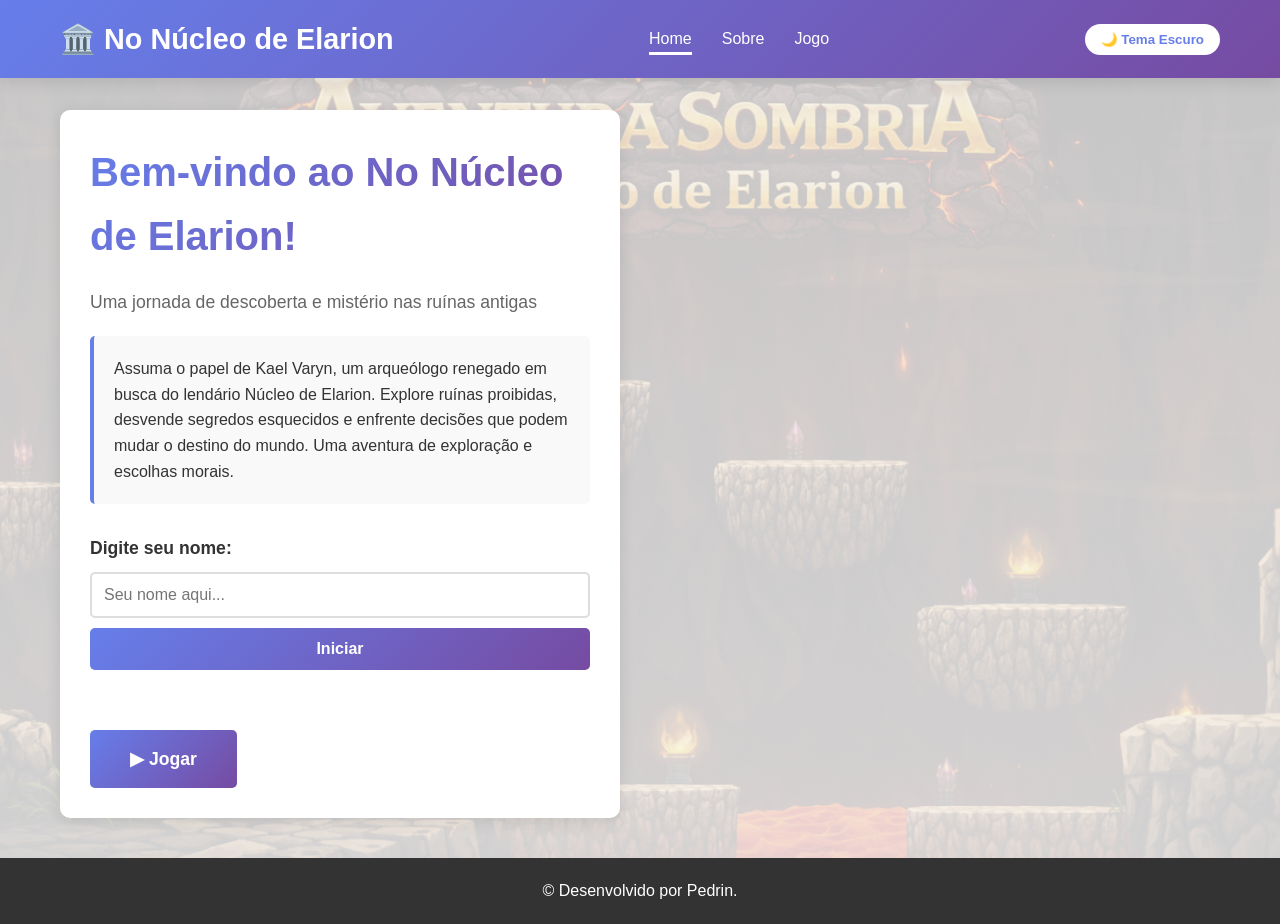
<file: index.html>
<!DOCTYPE html>
<html lang="pt-BR">

<head>
    <meta charset="UTF-8">
    <meta name="viewport" content="width=device-width, initial-scale=1.0">
    <title>No Núcleo de Elarion - Home</title>
    <link rel="stylesheet" href="style.css">
</head>

<body>
    <nav class="barra-nav">
        <div class="conteiner-nav">
            <h1 class="logo">🏛️ No Núcleo de Elarion</h1>
            <ul class="menu-nav">
                <li><a href="index.html" class="link-nav ativo">Home</a></li>
                <li><a href="sobre.html" class="link-nav">Sobre</a></li>
                <li><a href="jogo.html" class="link-nav">Jogo</a></li>
            </ul>
            <button id="theme-btn" class="botao-tema">🌙 Tema Escuro</button>
        </div>
    </nav>

    <main class="conteiner">
        <section class="secao-inicial">
            <div class="heroi">
                <h2>Bem-vindo ao No Núcleo de Elarion!</h2>
                <p class="subtitulo">Uma jornada de descoberta e mistério nas ruínas antigas</p>

                <div class="descricao-jogo">
                    <p>
                        Assuma o papel de Kael Varyn, um arqueólogo renegado em busca do lendário Núcleo de Elarion.
                        Explore ruínas proibidas, desvende segredos esquecidos e enfrente decisões que podem mudar o
                        destino do mundo.
                        Uma aventura de exploração e escolhas morais.
                    </p>
                </div>

                <!-- Input para Nome -->
                <div class="secao-entrada">
                    <label for="nome">Digite seu nome:</label>
                    <input type="text" id="nome" placeholder="Seu nome aqui...">
                    <button onclick="exibirSaudacao()">Iniciar</button>
                </div>

                <!-- Mensagem Personalizada -->
                <div id="mensagem-saudacao" class="mensagem-saudacao"></div>

                <!-- Botão para Acessar o Jogo -->
                <a href="jogo.html" class="btn-jogo">▶ Jogar</a>
            </div>


        </section>
    </main>

    <footer class="rodape">
        <p>&copy; Desenvolvido por Pedrin.</p>
    </footer>

    <script src="script.js"></script>
</body>

</html>
</file>
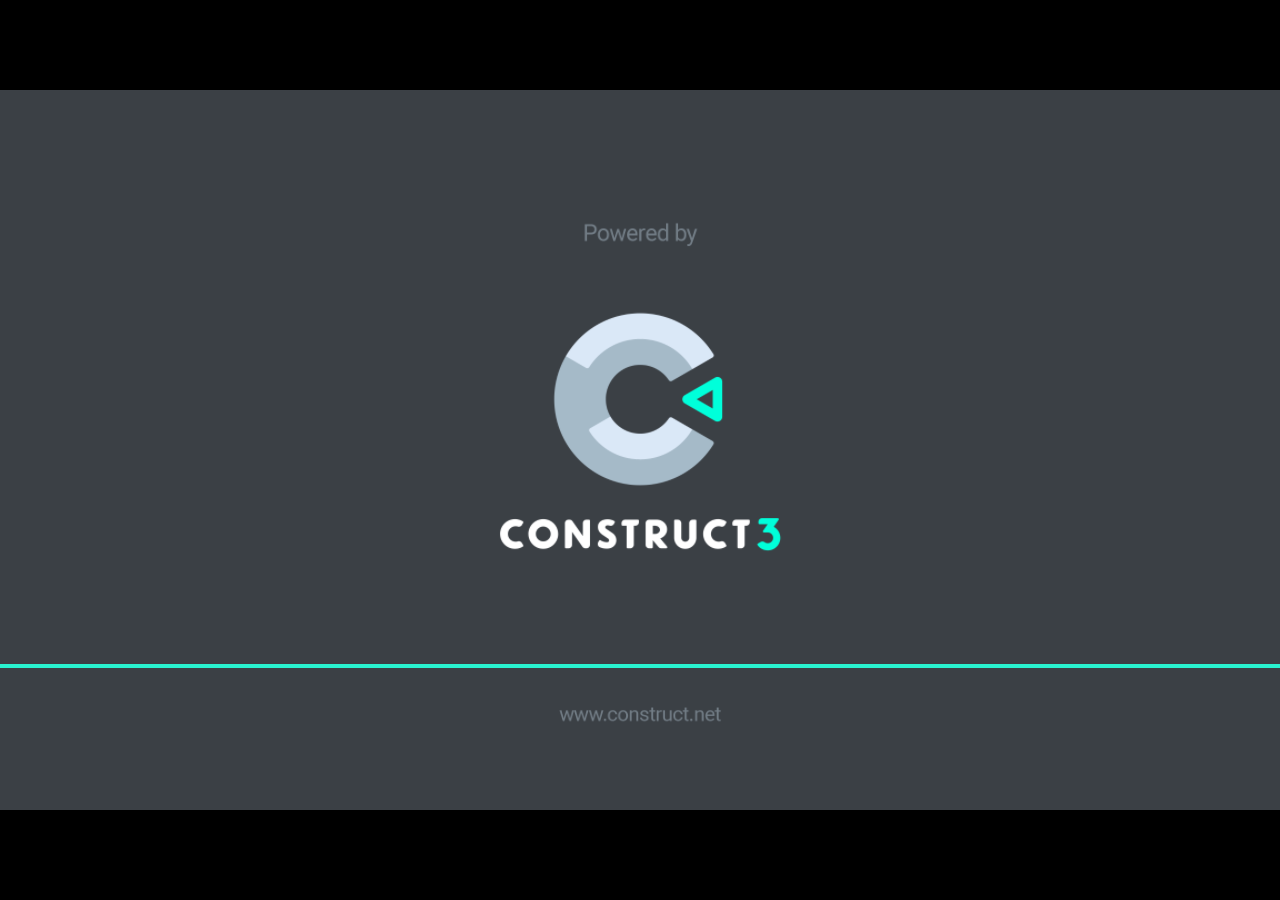
<file: Jogo/No Núcleo de Elarion/index.html>
<!DOCTYPE html>
<html>
<head>
    <meta charset="UTF-8">
	<title>No Núcleo de Elarion</title>
	<meta name="viewport" content="width=device-width, initial-scale=1.0, maximum-scale=1.0, minimum-scale=1.0, user-scalable=no">
	
	<!-- Made with Construct, the game and app creator :: https://www.construct.net -->
	<meta name="generator" content="Scirra Construct">



	<link rel="manifest" href="appmanifest.json">
	<link rel="apple-touch-icon" sizes="128x128" href="icons/icon-128.png">
	<link rel="apple-touch-icon" sizes="256x256" href="icons/icon-256.png">
	<link rel="apple-touch-icon" sizes="512x512" href="icons/icon-512.png">
	<link rel="icon" type="image/png" href="icons/icon-512.png">

	<link rel="stylesheet" href="style.css">



</head> 
 
<body>

	

<script>
if (location.protocol.substr(0, 4) === "file")
{
	alert("Web exports won't work until you upload them. (When running on the file: protocol, browsers block many features from working for security reasons.)");
}
</script>
	
	<noscript>
		<div id="notSupportedWrap">
			<h2 id="notSupportedTitle">This content requires JavaScript</h2>
			<p class="notSupportedMessage">JavaScript appears to be disabled. Please enable it to view this content.</p>
		</div>
	</noscript>
	<script src="scripts/modernjscheck.js"></script>
	<script src="scripts/supportcheck.js"></script>
	<script src="scripts/offlineclient.js" type="module"></script>
	<script src="scripts/main.js" type="module"></script>
	<script src="scripts/register-sw.js" type="module"></script>

</body> 
</html>
</file>
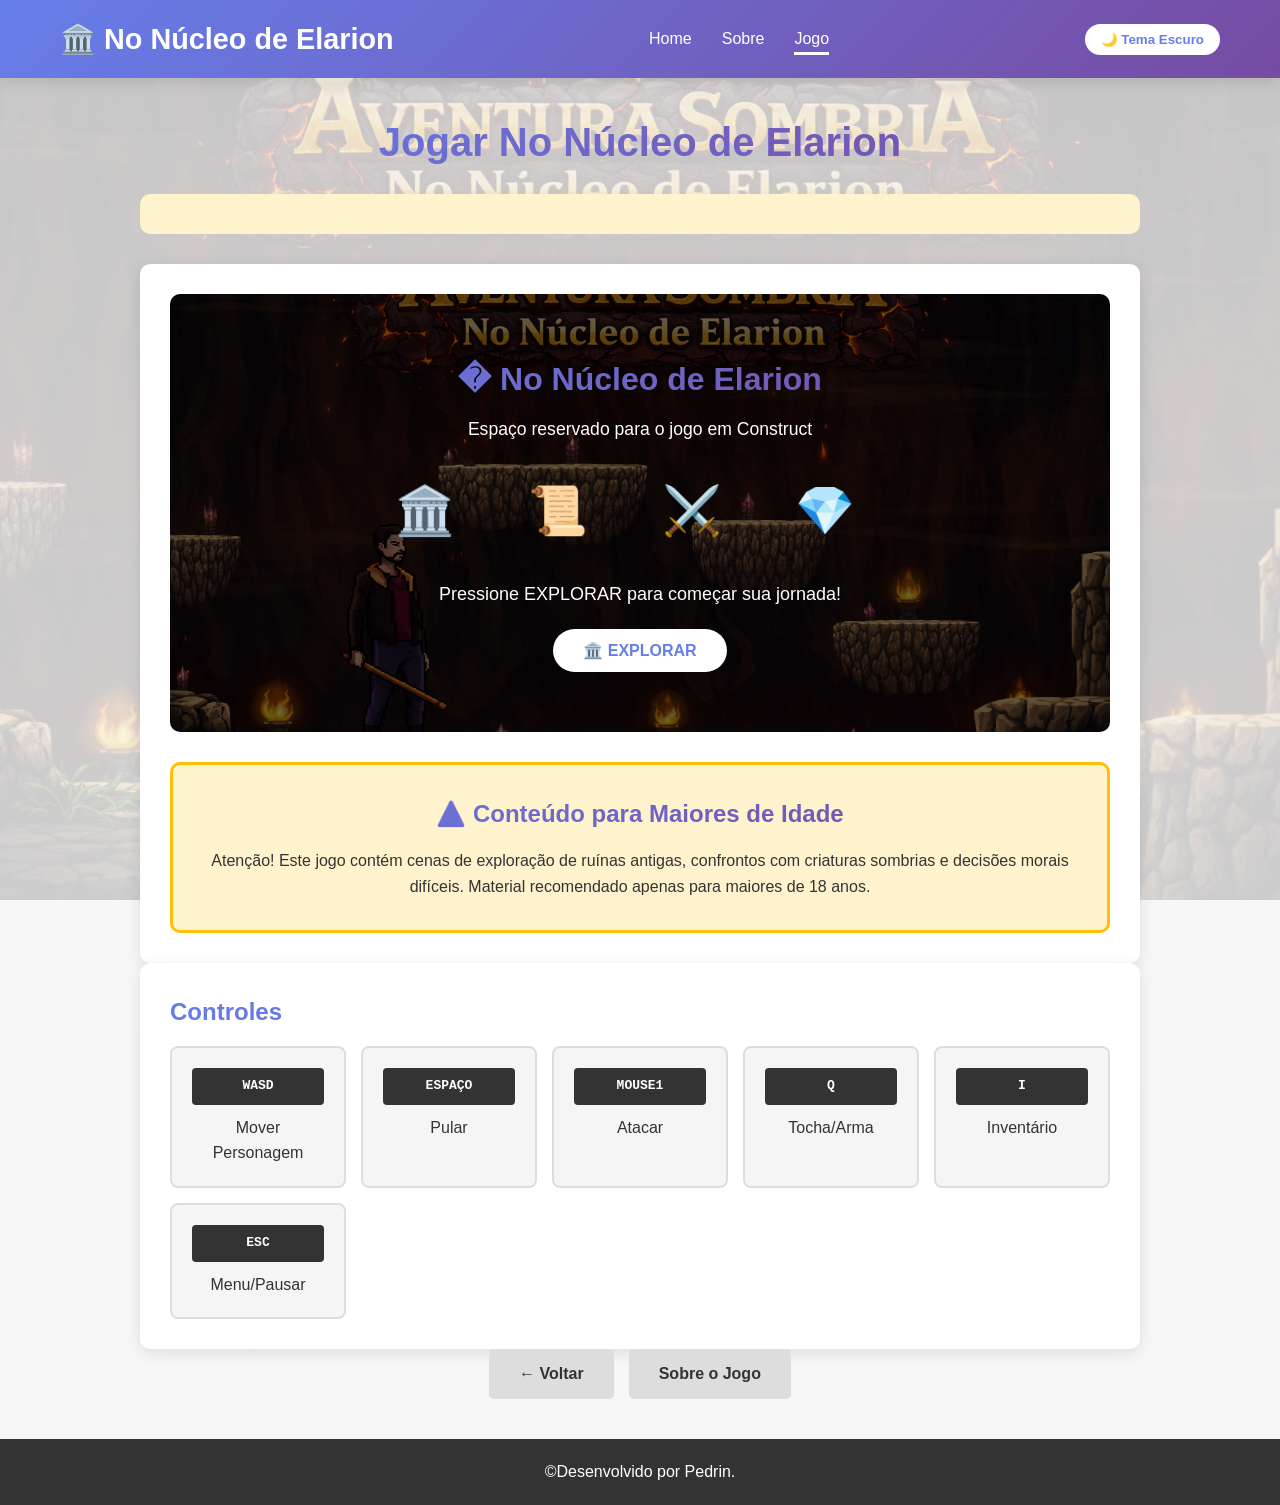
<file: jogo.html>
<!DOCTYPE html>
<html lang="pt-BR">

<head>
    <meta charset="UTF-8">
    <meta name="viewport" content="width=device-width, initial-scale=1.0">
    <title>No Núcleo de Elarion - Jogo</title>
    <link rel="stylesheet" href="style.css">
</head>

<body>
    <nav class="barra-nav">
        <div class="conteiner-nav">
            <h1 class="logo">🏛️ No Núcleo de Elarion</h1>
            <ul class="menu-nav">
                <li><a href="index.html" class="link-nav">Home</a></li>
                <li><a href="sobre.html" class="link-nav">Sobre</a></li>
                <li><a href="jogo.html" class="link-nav ativo">Jogo</a></li>
            </ul>
            <button id="theme-btn" class="botao-tema">🌙 Tema Escuro</button>
        </div>
    </nav>

    <!-- Conteúdo Principal -->
    <main class="conteiner">
        <section class="secao-jogo">
            <h2>Jogar No Núcleo de Elarion</h2>

            <!-- Informações de Acesso -->
            <div id="acesso-info" class="acesso-info">
                <p id="msg-acesso"></p>
            </div>

            <!-- Área do Jogo (Simulada/Iframe) -->
            <div class="area-jogo">
                <div id="conteudo-blur" class="conteudo-blur">
                    <!-- Iframe simulado ou placeholder -->
                    <div class="espaco-jogo" id="espaco-jogo">
                        <h3>�️ No Núcleo de Elarion</h3>
                        <p>Espaço reservado para o jogo em Construct</p>
                        <div class="icones-jogo">
                            <span>🏛️</span>
                            <span>📜</span>
                            <span>⚔️</span>
                            <span>💎</span>
                        </div>
                        <p style="margin-top: 20px; font-size: 18px;">
                            Pressione EXPLORAR para começar sua jornada!
                        </p>
                        <button class="btn-jogar" id="btn-jogar">🏛️ EXPLORAR</button>
                    </div>

                    <!-- Conteúdo Sensível com Blur -->
                    <div class="conteudo-sensivel">
                        <h3>⚠️ Conteúdo para Maiores de Idade</h3>
                        <p>
                            Atenção! Este jogo contém cenas de exploração de ruínas antigas,
                            confrontos com criaturas sombrias e decisões morais difíceis.
                            Material recomendado apenas para maiores de 18 anos.
                        </p>
                    </div>
                </div>
            </div>

            <div class="controles-jogo">
                <h3>Controles</h3>
                <div class="grade-controles">
                    <div class="controle">
                        <kbd>WASD</kbd>
                        <span>Mover Personagem</span>
                    </div>
                    <div class="controle">
                        <kbd>ESPAÇO</kbd>
                        <span>Pular</span>
                    </div>
                    <div class="controle">
                        <kbd>MOUSE1</kbd>
                        <span>Atacar</span>
                    </div>
                    <div class="controle">
                        <kbd>Q</kbd>
                        <span>Tocha/Arma</span>
                    </div>
                    <div class="controle">
                        <kbd>I</kbd>
                        <span>Inventário</span>
                    </div>
                    <div class="controle">
                        <kbd>ESC</kbd>
                        <span>Menu/Pausar</span>
                    </div>
                </div>
            </div>

            <!-- Botões de Ação -->
            <div class="acoes-jogo">
                <a href="index.html" class="btn-secundario">← Voltar</a>
                <a href="sobre.html" class="btn-secundario">Sobre o Jogo</a>
            </div>
        </section>
    </main>

    <!-- Footer -->
    <footer class="rodape">
        <p>&copy;Desenvolvido por Pedrin.</p>
    </footer>

    <script src="script.js"></script>
</body>

</html>
</file>
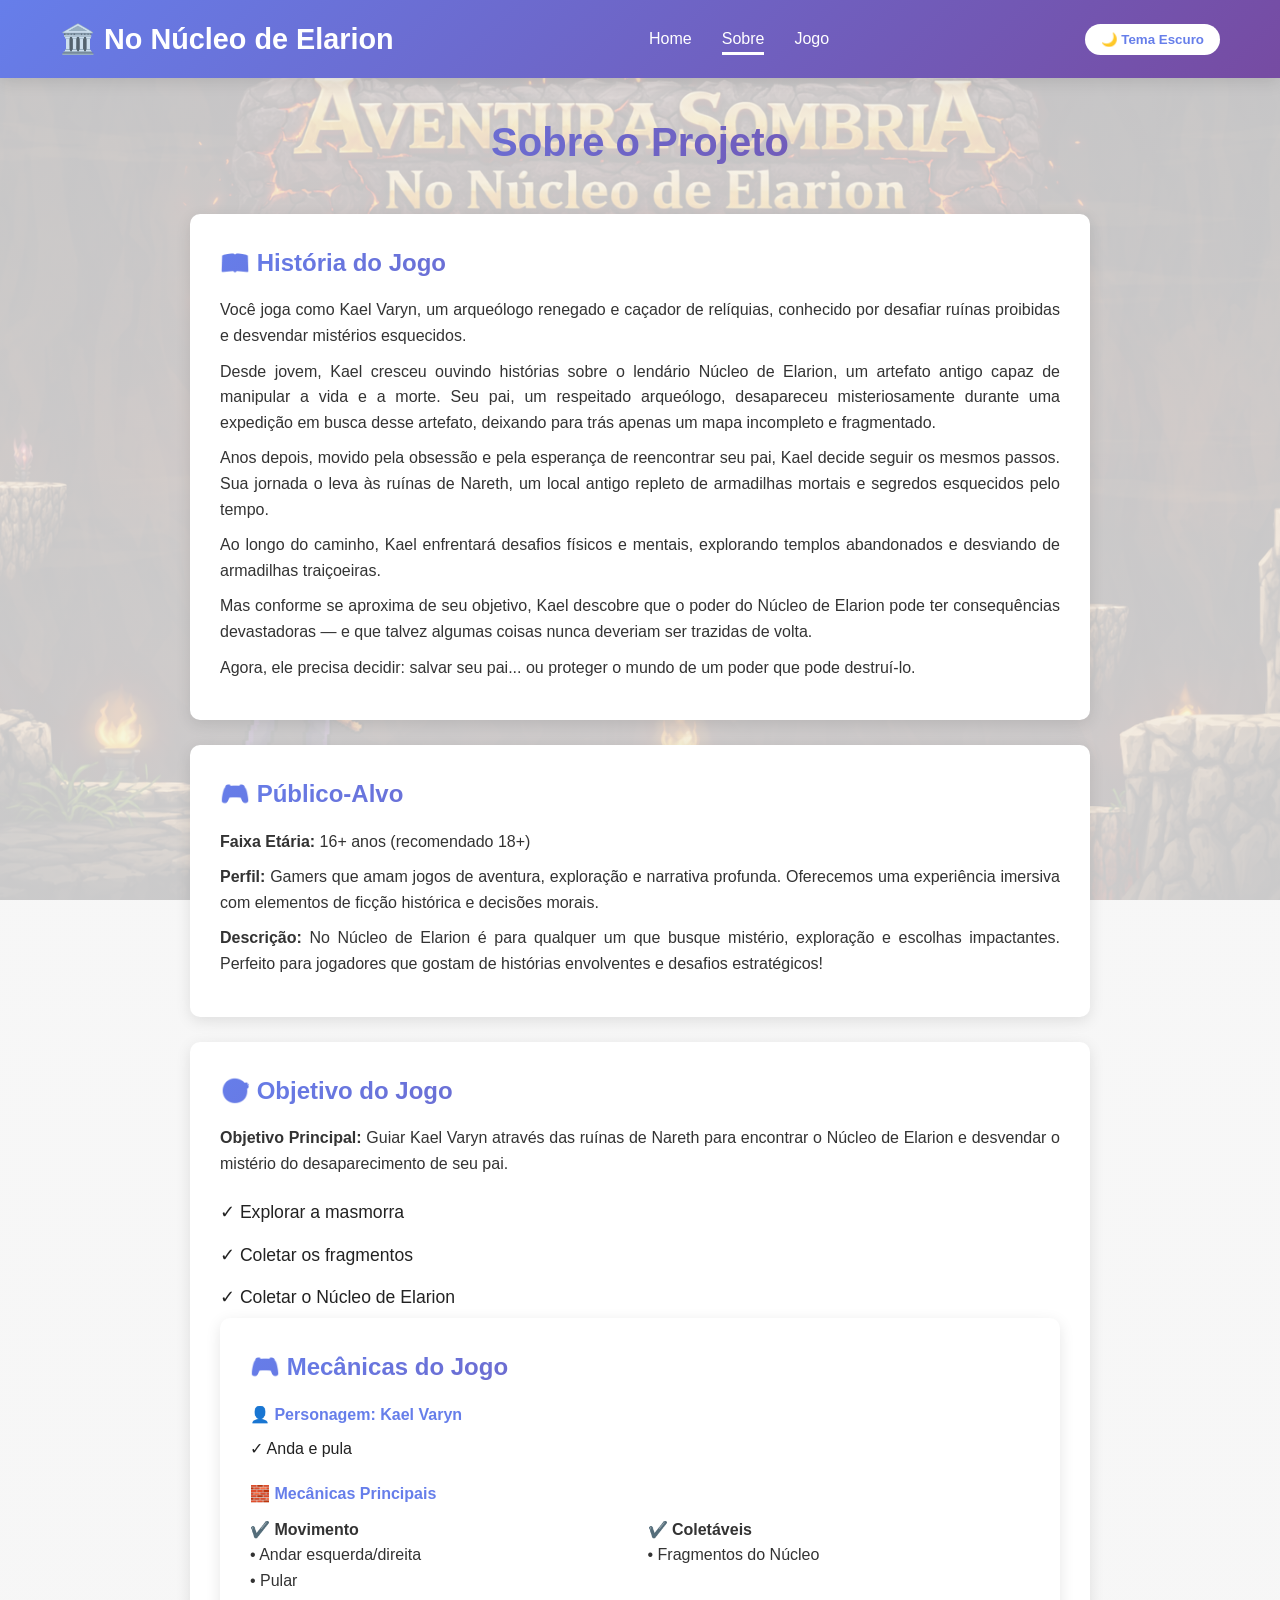
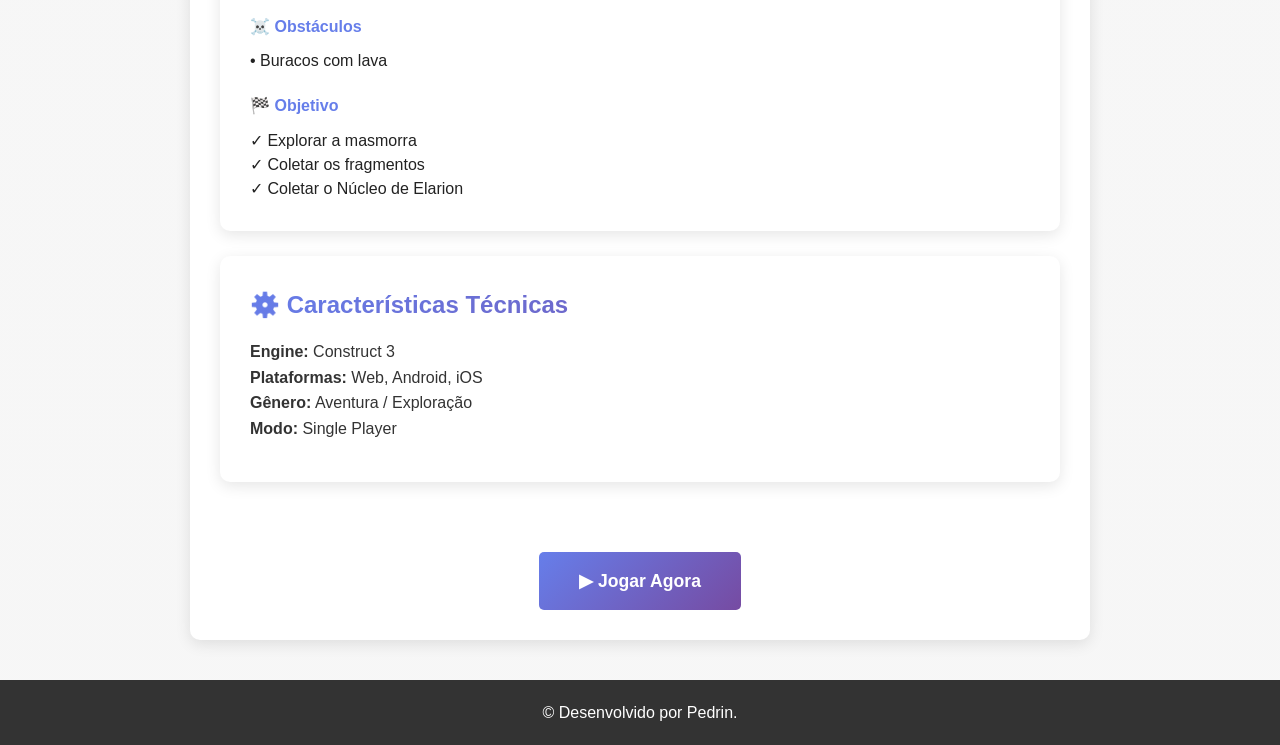
<file: sobre.html>
<!DOCTYPE html>
<html lang="pt-BR">

<head>
    <meta charset="UTF-8">
    <meta name="viewport" content="width=device-width, initial-scale=1.0">
    <title>No Núcleo de Elarion - Sobre</title>
    <link rel="stylesheet" href="style.css">
</head>

<body>

    <nav class="barra-nav">
        <div class="conteiner-nav">
            <h1 class="logo">🏛️ No Núcleo de Elarion</h1>
            <ul class="menu-nav">
                <li><a href="index.html" class="link-nav">Home</a></li>
                <li><a href="sobre.html" class="link-nav ativo">Sobre</a></li>
                <li><a href="jogo.html" class="link-nav">Jogo</a></li>
            </ul>
            <button id="theme-btn" class="botao-tema">🌙 Tema Escuro</button>
        </div>
    </nav>

    <main class="conteiner">
        <section class="secao-sobre">
            <h2>Sobre o Projeto</h2>

            <div class="cartao-sobre">
                <h3>📖 História do Jogo</h3>
                <p>
                    Você joga como Kael Varyn, um arqueólogo renegado e caçador de relíquias, conhecido por desafiar
                    ruínas proibidas e desvendar mistérios esquecidos.
                </p>
                <p>
                    Desde jovem, Kael cresceu ouvindo histórias sobre o lendário Núcleo de Elarion, um artefato antigo
                    capaz de manipular a vida e a morte. Seu pai, um respeitado arqueólogo, desapareceu misteriosamente
                    durante uma expedição em busca desse artefato, deixando para trás apenas um mapa incompleto e
                    fragmentado.
                </p>
                <p>
                    Anos depois, movido pela obsessão e pela esperança de reencontrar seu pai, Kael decide seguir os
                    mesmos passos. Sua jornada o leva às ruínas de Nareth, um local antigo repleto de armadilhas mortais
                    e segredos esquecidos pelo tempo.
                </p>
                <p>
                    Ao longo do caminho, Kael enfrentará desafios físicos e mentais, explorando templos abandonados e
                    desviando de armadilhas traiçoeiras.
                </p>
                <p>
                    Mas conforme se aproxima de seu objetivo, Kael descobre que o poder do Núcleo de Elarion pode ter
                    consequências devastadoras — e que talvez algumas coisas nunca deveriam ser trazidas de volta.
                </p>
                <p>
                    Agora, ele precisa decidir: salvar seu pai... ou proteger o mundo de um poder que pode destruí-lo.
                </p>
            </div>

            <div class="cartao-sobre">
                <h3>🎮 Público-Alvo</h3>
                <p>
                    <strong>Faixa Etária:</strong> 16+ anos (recomendado 18+)
                </p>
                <p>
                    <strong>Perfil:</strong> Gamers que amam jogos de aventura, exploração e narrativa profunda.
                    Oferecemos uma experiência imersiva com elementos de ficção histórica e decisões morais.
                </p>
                <p>
                    <strong>Descrição:</strong> No Núcleo de Elarion é para qualquer um que busque mistério, exploração
                    e escolhas impactantes. Perfeito para jogadores que gostam de histórias envolventes e desafios
                    estratégicos!
                </p>
            </div>

            <div class="cartao-sobre">
                <h3>🎯 Objetivo do Jogo</h3>
                <p>
                    <strong>Objetivo Principal:</strong> Guiar Kael Varyn através das ruínas de Nareth para encontrar o
                    Núcleo de Elarion e desvendar o mistério do desaparecimento de seu pai.
                </p>
                <ul class="lista-objetivos">
                    <li>✓ Explorar a masmorra</li>
                    <li>✓ Coletar os fragmentos</li>
                    <li>✓ Coletar o Núcleo de Elarion</li>
                </ul>
                <!-- Mecânicas do Jogo -->
                <div class="cartao-sobre">
                    <h3>🎮 Mecânicas do Jogo</h3>

                    <div style="margin-bottom: 20px;">
                        <h4 style="color: var(--p); margin-bottom: 10px;">👤 Personagem: Kael Varyn</h4>
                        <ul style="list-style: none; padding: 0;">
                            <li>✓ Anda e pula</li>
                        </ul>
                    </div>

                    <div style="margin-bottom: 20px;">
                        <h4 style="color: var(--p); margin-bottom: 10px;">🧱 Mecânicas Principais</h4>
                        <div style="display: grid; grid-template-columns: 1fr 1fr; gap: 15px;">
                            <div>
                                <strong>✔️ Movimento</strong><br>
                                • Andar esquerda/direita<br>
                                • Pular
                            </div>

                            <div>
                                <strong>✔️ Coletáveis</strong><br>
                                • Fragmentos do Núcleo
                            </div>
                        </div>
                    </div>

                    <div style="margin-bottom: 20px;">
                        <h4 style="color: var(--p); margin-bottom: 10px;">☠️ Obstáculos</h4>
                        <ul style="list-style: none; padding: 0; display: flex; gap: 20px; flex-wrap: wrap;">
                            <li>• Buracos com lava</li>
                        </ul>
                    </div>



                    <div>
                        <h4 style="color: var(--p); margin-bottom: 10px;">🏁 Objetivo</h4>
                        <ul style="list-style: none; padding: 0;">
                            <li>✓ Explorar a masmorra</li>
                            <li>✓ Coletar os fragmentos</li>
                            <li>✓ Coletar o Núcleo de Elarion</li>
                        </ul>
                    </div>
                </div>


                <div class="cartao-sobre">
                    <h3>⚙️ Características Técnicas</h3>
                    <p>
                        <strong>Engine:</strong> Construct 3<br>
                        <strong>Plataformas:</strong> Web, Android, iOS<br>
                        <strong>Gênero:</strong> Aventura / Exploração<br>
                        <strong>Modo:</strong> Single Player
                    </p>
                </div>

                <div class="secao-botoes">
                    <a href="jogo.html" class="btn-jogo">▶ Jogar Agora</a>
                </div>
        </section>
    </main>

    <footer class="rodape">
        <p>&copy; Desenvolvido por Pedrin.</p>
    </footer>

    <script src="script.js"></script>
</body>

</html>
</file>
<file: style.css>
:root {
    --p: #667eea;
    --s: #764ba2;
    --bg: #f5f5f5;
    --dark: #1a1a1a;
    --c1: white;
    --c2: #2a2a2a;
    --grad: linear-gradient(135deg, var(--p), var(--s));
    --shadow: 0 4px 15px rgba(0, 0, 0, .1);
}

* {
    margin: 0;
    padding: 0;
    box-sizing: border-box;
}

body {
    font-family: 'Segoe UI', Tahoma, Geneva, Verdana, sans-serif;
    line-height: 1.6;
    color: #333;
    background: linear-gradient(rgba(245, 245, 245, 0.8), rgba(245, 245, 245, 0.85)), url('Jogo/MenuImage.png') center/cover fixed no-repeat;
}

body.modo-escuro {
    background: linear-gradient(rgba(26, 26, 26, 0.85), rgba(26, 26, 26, 0.9)), url('Jogo/MenuImage.png') center/cover fixed no-repeat;
    color: #f0f0f0;
}

.barra-nav {
    background: var(--grad);
    padding: 1rem 0;
    box-shadow: var(--shadow);
    position: sticky;
    top: 0;
    z-index: 100;
}

body.modo-escuro .barra-nav {
    background: linear-gradient(135deg, #3f3f3f, #2a2a2a);
}

.conteiner-nav {
    max-width: 1200px;
    margin: 0 auto;
    display: flex;
    justify-content: space-between;
    align-items: center;
    padding: 0 20px;
    flex-wrap: wrap;
    gap: 20px;
}

.logo {
    color: var(--c1);
    font-size: 1.8rem;
    font-weight: bold;
}

.menu-nav {
    display: flex;
    list-style: none;
    gap: 30px;
    justify-content: center;
    flex: 1;
}

.link-nav {
    color: var(--c1);
    text-decoration: none;
    font-weight: 500;
    transition: .3s;
}

.link-nav:hover,
.link-nav.ativo {
    border-bottom: 3px solid #fff;
    padding-bottom: 5px;
}

.botao-tema {
    background: var(--c1);
    color: var(--p);
    border: 0;
    padding: .5rem 1rem;
    border-radius: 25px;
    cursor: pointer;
    font-weight: 600;
    transition: .3s;
}

.botao-tema:hover {
    transform: scale(1.05);
}

body.modo-escuro .botao-tema {
    background: #333;
    color: #ffd700;
}

.conteiner {
    max-width: 1200px;
    margin: 2rem auto;
    padding: 0 20px;
    min-height: calc(100vh - 200px);
}

.secao-inicial {
    display: grid;
    grid-template-columns: 1fr 1fr;
    gap: 40px;
}

.heroi,
.cartao-sobre,
.area-jogo,
.controles-jogo {
    background: var(--c1);
    padding: 30px;
    border-radius: 10px;
    box-shadow: var(--shadow);
}

body.modo-escuro .heroi,
body.modo-escuro .cartao-sobre,
body.modo-escuro .area-jogo,
body.modo-escuro .controles-jogo {
    background: var(--c2);
}

h2,
h3 {
    background: var(--grad);
    -webkit-background-clip: text;
    -webkit-text-fill-color: transparent;
    background-clip: text;
}

.heroi h2,
.secao-sobre h2,
.secao-jogo h2 {
    font-size: 2.5rem;
    margin-bottom: 20px;
}

.cartao-sobre h3,
.controles-jogo h3 {
    color: var(--p);
    margin-bottom: 15px;
    font-size: 1.5rem;
}

.stat h3 {
    color: var(--p);
    margin-bottom: 10px;
    font-size: .9rem;
    text-transform: uppercase;
}

.subtitulo {
    font-size: 1.1rem;
    color: #666;
    margin-bottom: 20px;
}

body.modo-escuro .subtitulo {
    color: #aaa;
}

.descricao-jogo {
    background: #f9f9f9;
    padding: 20px;
    border-left: 4px solid var(--p);
    margin: 20px 0;
    border-radius: 5px;
}

body.modo-escuro .descricao-jogo {
    background: #333;
    border-left-color: var(--s);
}

.secao-entrada {
    margin: 30px 0;
    display: flex;
    flex-direction: column;
    gap: 10px;
}

.secao-entrada label {
    font-weight: 600;
    font-size: 1.1rem;
}

.secao-entrada input {
    padding: 12px;
    border: 2px solid #ddd;
    border-radius: 5px;
    font-size: 1rem;
    transition: .3s;
}

.secao-entrada input:focus {
    outline: 0;
    border-color: var(--p);
}

body.modo-escuro .secao-entrada input {
    background: #333;
    border-color: #555;
    color: #f0f0f0;
}

.secao-entrada button {
    padding: 12px 30px;
    background: var(--grad);
    color: var(--c1);
    border: 0;
    border-radius: 5px;
    font-size: 1rem;
    font-weight: 600;
    cursor: pointer;
    transition: .3s;
}


.secao-entrada button:active {
    transform: translateY(0);
}

.mensagem-saudacao {
    margin-top: 20px;
    padding: 15px;
    background: #e8f5e9;
    border-radius: 5px;
    text-align: center;
    font-size: 1.2rem;
    font-weight: 600;
    color: #2e7d32;
    display: none;
}

body.modo-escuro .mensagem-saudacao {
    background: #1b5e20;
    color: #81c784;
}

.mensagem-saudacao.show {
    display: block;
}

.btn-jogo {
    display: inline-block;
    margin-top: 30px;
    padding: 15px 40px;
    background: var(--grad);
    color: var(--c1);
    border: 0;
    border-radius: 5px;
    font-size: 1.1rem;
    font-weight: 600;
    text-decoration: none;
    text-align: center;
    cursor: pointer;
}

.btn-jogo:hover {
    transform: translateY(-3px);
    box-shadow: 0 8px 20px rgba(102, 126, 234, .4);
}

.btn-secundario {
    display: inline-block;
    padding: 12px 30px;
    background: #ddd;
    color: #333;
    text-decoration: none;
    border-radius: 5px;
    font-weight: 600;
}

body.modo-escuro .btn-secundario {
    background: #555;
    color: #f0f0f0;
}

.btn-jogar {
    background: var(--c1);
    color: var(--p);
    border: 0;
    padding: 12px 30px;
    border-radius: 25px;
    font-size: 1rem;
    font-weight: 600;
    cursor: pointer;
}


.stats-jogo {
    display: grid;
    grid-template-columns: 1fr 1fr;
    gap: 15px;
}

.stat {
    padding: 20px;
    border-radius: 10px;
    text-align: center;
    box-shadow: var(--shadow);
    background: var(--c1);
}

body.modo-escuro .stat {
    background: var(--c2);
}

.stat p {
    font-size: 2rem;
    font-weight: bold;
}

body.modo-escuro .cartao-sobre li {
    color: #ddd !important;
}

body.modo-escuro .cartao-sobre {
    background: #111 !important;
    border-color: #444 !important;
}

.cartao-sobre li {
    color: #222;
    line-height: 1.5;
}

.cartao-sobre h4 {
    color: #28303f;
}

body.modo-escuro .cartao-sobre h4 {
    color: #f4f4f4;
}

.secao-sobre {
    max-width: 900px;
    margin: 0 auto;
}

.secao-sobre h2 {
    text-align: center;
    margin-bottom: 40px;
}

.cartao-sobre {
    margin-bottom: 25px;
}

.cartao-sobre p {
    margin-bottom: 10px;
    text-align: justify;
}

.lista-objetivos {
    list-style: none;
    margin-top: 15px;
}

.lista-objetivos li {
    padding: 8px 0;
    font-size: 1.1rem;
}

.secao-botoes {
    text-align: center;
    margin-top: 40px;
}

.secao-jogo {
    max-width: 1000px;
    margin: 0 auto;
}

.secao-jogo h2 {
    text-align: center;
    margin-bottom: 20px;
}

.acesso-info {
    background: #fff3cd;
    padding: 20px;
    border-radius: 10px;
    text-align: center;
    margin-bottom: 30px;
    font-weight: 600;
    font-size: 1.1rem;
    color: #856404;
}

body.modo-escuro .acesso-info {
    background: #664d03;
    color: #ffeaa7;
}

.acesso-info.liberado {
    background: #d4edda;
    color: #155724;
}

body.modo-escuro .acesso-info.liberado {
    background: #1e4620;
    color: #81c784;
}

.acesso-info.negado {
    background: #f8d7da;
    color: #721c24;
}

body.modo-escuro .acesso-info.negado {
    background: #5a1e24;
    color: #ef5350;
}

.conteudo-blur {
    position: relative;
}

.conteudo-blur.blur-effect {
    filter: blur(10px);
}

.espaco-jogo {
    background: linear-gradient(rgba(0, 0, 0, 0.6), rgba(0, 0, 0, 0.6)), url('Jogo/MenuImage.png') center/cover no-repeat;
    color: var(--c1);
    padding: 60px 30px;
    text-align: center;
    border-radius: 10px;
    margin-bottom: 30px;
}

.espaco-jogo h3 {
    font-size: 2rem;
    margin-bottom: 10px;
}

.espaco-jogo p {
    font-size: 1.1rem;
    margin-bottom: 20px;
}

.icones-jogo {
    font-size: 3rem;
    letter-spacing: 30px;
    margin: 30px 0;
}

.conteudo-sensivel {
    background: #fff3cd;
    border: 3px solid #ffc107;
    padding: 30px;
    text-align: center;
    border-radius: 10px;
    margin-top: 20px;
}

body.modo-escuro .conteudo-sensivel {
    background: #664d03;
    border-color: #ffc107;
    color: #ffeaa7;
}

.conteudo-sensivel h3 {
    margin-bottom: 15px;
    font-size: 1.5rem;
}

.grade-controles {
    display: grid;
    grid-template-columns: repeat(auto-fit, minmax(150px, 1fr));
    gap: 15px;
}

.controle {
    background: #f5f5f5;
    padding: 20px;
    text-align: center;
    border-radius: 8px;
    border: 2px solid #ddd;
}

body.modo-escuro .controle {
    background: #333;
    border-color: #555;
}

.controle kbd {
    background: #333;
    color: var(--c1);
    padding: 8px 12px;
    border-radius: 4px;
    display: block;
    margin-bottom: 10px;
    font-weight: 600;
}

body.modo-escuro .controle kbd {
    background: var(--p);
}

.acoes-jogo {
    display: flex;
    gap: 15px;
    justify-content: center;
    flex-wrap: wrap;
}

.rodape {
    background: #333;
    color: var(--c1);
    text-align: center;
    padding: 20px;
    margin-top: 40px;
}

body.modo-escuro .rodape {
    background: #1a1a1a;
}

/* ===== RESPONSIVIDADE ===== */
@media (max-width: 768px) {
    .menu-nav {
        flex-direction: column;
        gap: 10px;
    }

    .secao-inicial {
        grid-template-columns: 1fr;
        gap: 30px;
    }

    .heroi h2 {
        font-size: 1.8rem;
    }

    .stats-jogo {
        grid-template-columns: 1fr;
    }

    .grade-controles {
        grid-template-columns: repeat(2, 1fr);
    }

    .botao-tema {
        width: 100%;
        order: 3;
        flex-basis: 100%;
    }

    .conteiner-nav {
        flex-direction: column;
        gap: 10px;
    }

    .subtitulo {
        font-size: 1rem;
    }

    .secao-sobre h2,
    .secao-jogo h2 {
        font-size: 1.8rem;
    }

    .icones-jogo {
        font-size: 2rem;
        letter-spacing: 15px;
    }

    .secao-entrada {
        gap: 8px;
    }
}

@media (max-width: 480px) {
    .logo {
        font-size: 1.3rem;
    }

    .heroi h2 {
        font-size: 1.5rem;
    }

    .link-nav {
        font-size: .9rem;
    }

    .grade-controles {
        grid-template-columns: 1fr;
    }

    .cartao-sobre,
    .area-jogo,
    .controles-jogo,
    .heroi {
        padding: 20px;
    }

    .btn-jogo,
    .btn-secundario,
    .botao-tema {
        width: 100%;
    }

    .acoes-jogo {
        flex-direction: column;
    }
}
</file>
<file: Jogo/No Núcleo de Elarion/style.css>
html, body {
	padding: 0;
	margin: 0;
	overflow: hidden;
	height: 100%;
}

body {
	background: #000000;
	color: white;
}

input[type="file"] {
	color: black;
}

/* for scaling checkboxes according to the font size */
.c3-auto-size-checkbox {
	font-size: 1em;
	width: 1em;
	height: 1em;
	vertical-align: bottom;
	margin: 0.1em 0.25em;
}

html, body, canvas {
	touch-action-delay: none;
	touch-action: none;
}

canvas, .c3htmlwrap {
	position: absolute;
}

.c3htmlwrap {
	contain: strict;
}

.c3overlay {
	pointer-events: none;
}

.c3htmlwrap[interactive] > * {
	pointer-events: auto;
}

/* HACK - work around elements being selectable only in iOS WKWebView for some reason */
html[ioswebview] .c3htmlwrap,
html[ioswebview] canvas {
	-webkit-user-select: none;
	user-select: none;
}

html[ioswebview] .c3htmlwrap > * {
	-webkit-user-select: auto;
	user-select: auto;
}

#notSupportedWrap {
	margin: 2em auto 1em auto;
	width: 75%;
	max-width: 45em;
	border: 2px solid #aaa;
	border-radius: 1em;
	padding: 2em;
	background-color: #f0f0f0;
	font-family: "Segoe UI", Frutiger, "Frutiger Linotype", "Dejavu Sans", "Helvetica Neue", Arial, sans-serif;
	color: black;
}

#notSupportedTitle {
	font-size: 1.8em;
}

.notSupportedMessage {
	font-size: 1.2em;
}

.notSupportedMessage em {
	color: #888;
}

/* bbcode styles */
.bbCodeH1 {
	font-size: 2em;
	font-weight: bold;
}

.bbCodeH2 {
	font-size: 1.5em;
	font-weight: bold;
}

.bbCodeH3 {
	font-size: 1.25em;
	font-weight: bold;
}

.bbCodeH4 {
	font-size: 1.1em;
	font-weight: bold;
}

.bbCodeItem::before {
	content: " • ";
}

/* For text icons converted to HTML: size the height to the line height
   preserving the aspect ratio. Also add position: relative as that allows
   just adding a 'top' style for the iconoffsety style. */
.c3-text-icon {
	height: 1em;
	width: auto;
	position: relative;
}

/* screen reader text */
.c3-screen-reader-text {
	position: absolute;
	width: 1px;
    height: 1px;
    overflow: hidden;
    clip: rect(1px, 1px, 1px, 1px);
}
</file>
